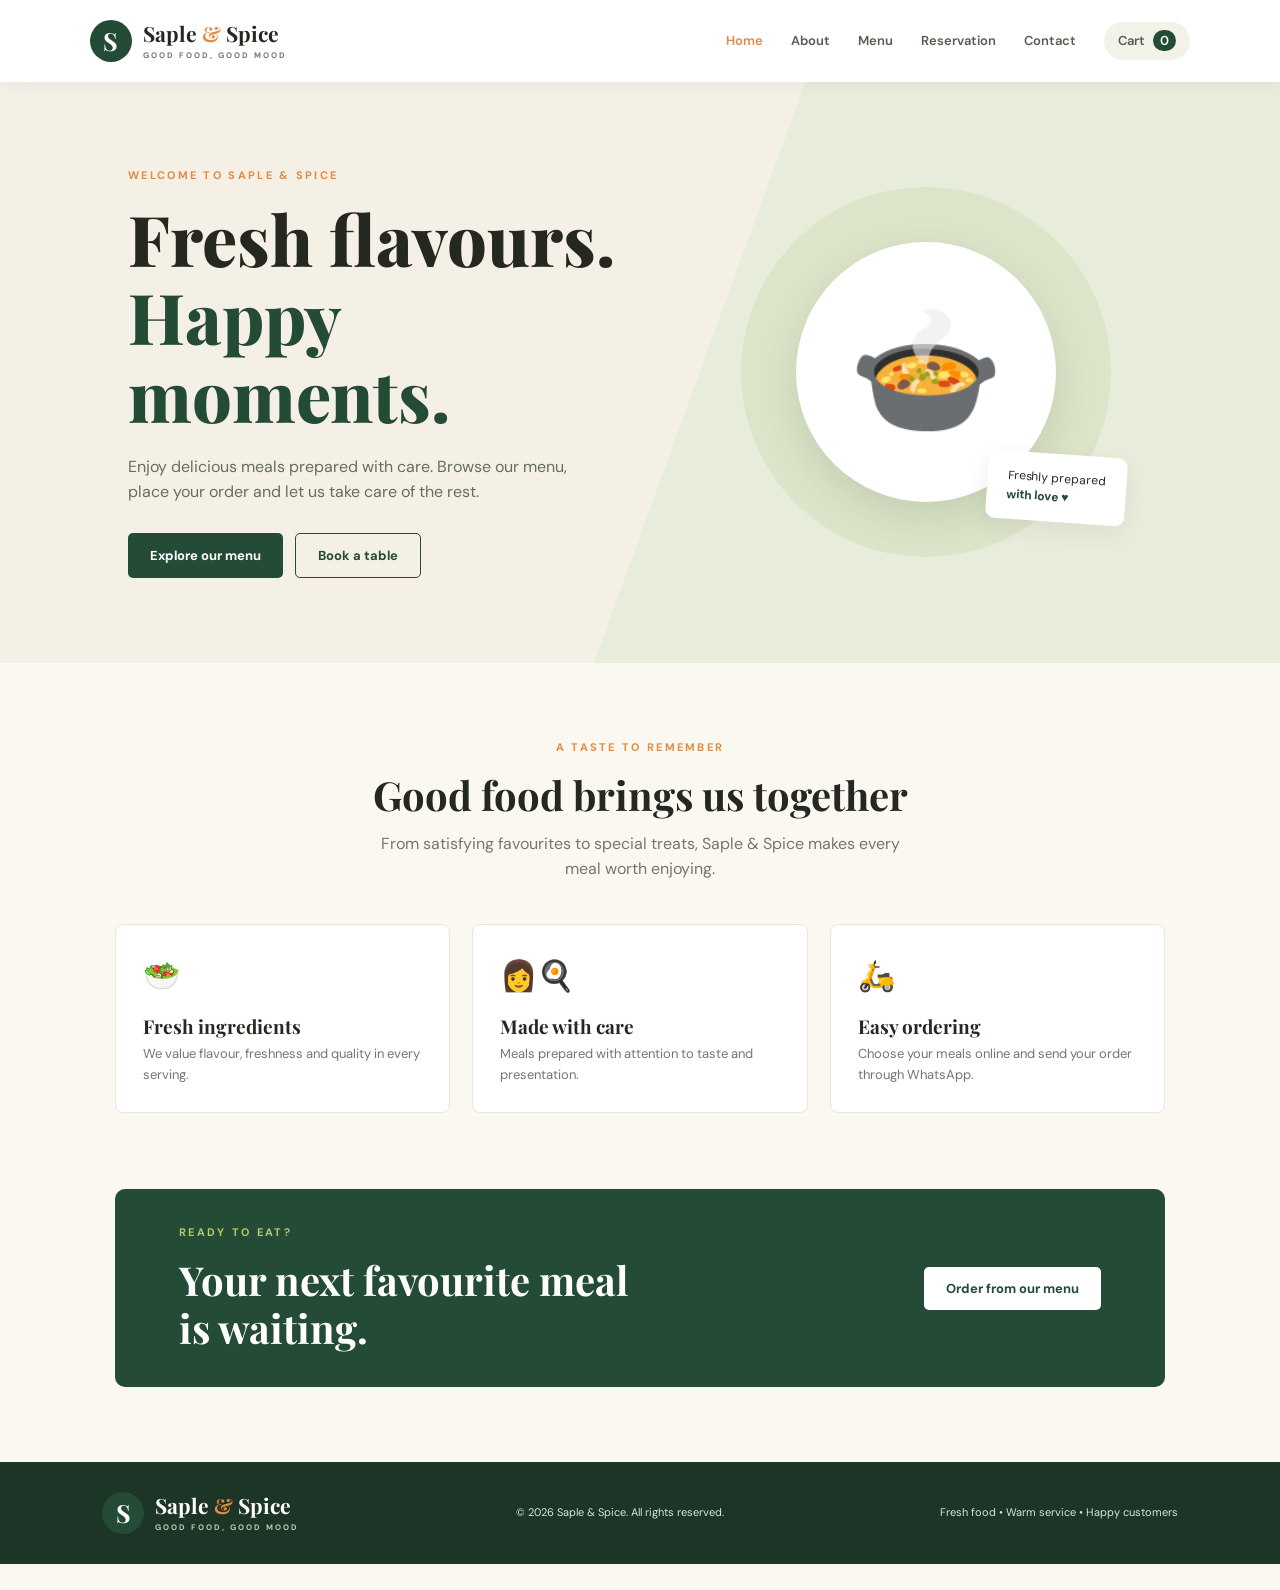
<file: index.html>
<!DOCTYPE html>
<html lang="en">
<head>
<meta charset="UTF-8"><meta name="viewport" content="width=device-width, initial-scale=1.0">
<title>Saple & Spice | Fresh Food, Delivered with Love</title>
<link rel="stylesheet" href="css/style.css">
<script defer src="js/main.js"></script>
</head>
<body>
<header class="site-header">
<a class="brand" href="index.html"><span class="brand-mark">S</span><span>Saple <b>&</b> Spice<small>GOOD FOOD, GOOD MOOD</small></span></a>
<button class="menu-toggle" aria-label="Toggle navigation">☰</button>
<nav class="nav"><a class="active" href="index.html">Home</a><a href="about.html">About</a><a href="menu.html">Menu</a><a href="reservation.html">Reservation</a><a href="contact.html">Contact</a><a class="nav-cart" href="menu.html">Cart <span id="cart-count">0</span></a></nav>
</header>
<main>
<section class="hero">
<div class="hero-content"><p class="eyebrow">WELCOME TO SAPLE & SPICE</p><h1>Fresh flavours.<br><em>Happy moments.</em></h1><p>Enjoy delicious meals prepared with care. Browse our menu, place your order and let us take care of the rest.</p><div class="hero-actions"><a class="btn" href="menu.html">Explore our menu</a><a class="btn btn-outline" href="reservation.html">Book a table</a></div></div>
<div class="hero-art"><div class="food-plate">🍲</div><div class="floating-note">Freshly prepared<br><b>with love ♥</b></div></div>
</section>
<section class="section intro"><p class="eyebrow">A TASTE TO REMEMBER</p><h2>Good food brings us together</h2><p class="muted">From satisfying favourites to special treats, Saple & Spice makes every meal worth enjoying.</p><div class="feature-grid"><article class="feature"><span>🥗</span><h3>Fresh ingredients</h3><p>We value flavour, freshness and quality in every serving.</p></article><article class="feature"><span>👩🍳</span><h3>Made with care</h3><p>Meals prepared with attention to taste and presentation.</p></article><article class="feature"><span>🛵</span><h3>Easy ordering</h3><p>Choose your meals online and send your order through WhatsApp.</p></article></div></section>
<section class="cta"><div><p class="eyebrow">READY TO EAT?</p><h2>Your next favourite meal is waiting.</h2></div><a class="btn btn-light" href="menu.html">Order from our menu</a></section>
</main>
<footer><div class="brand footer-brand"><span class="brand-mark">S</span><span>Saple <b>&</b> Spice<small>GOOD FOOD, GOOD MOOD</small></span></div><p>© <span id="year"></span> Saple & Spice. All rights reserved.</p><p>Fresh food • Warm service • Happy customers</p></footer>
</body></html>
</file>
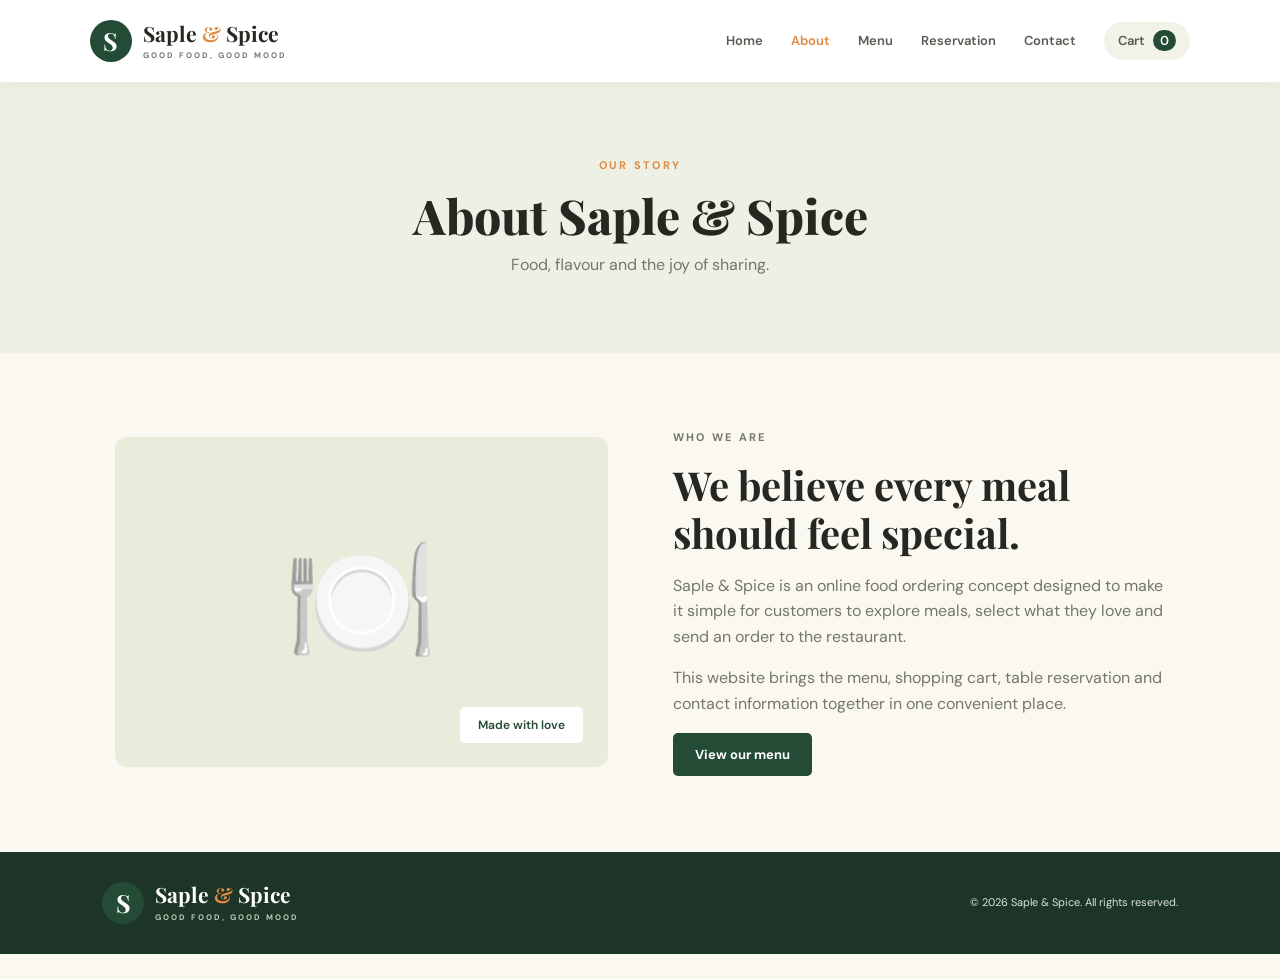
<file: about.html>
<!DOCTYPE html><html lang="en"><head><meta charset="UTF-8"><meta name="viewport" content="width=device-width, initial-scale=1.0"><title>About | Saple & Spice</title><link rel="stylesheet" href="css/style.css"><script defer src="js/main.js"></script></head><body>
<header class="site-header"><a class="brand" href="index.html"><span class="brand-mark">S</span><span>Saple <b>&</b> Spice<small>GOOD FOOD, GOOD MOOD</small></span></a><button class="menu-toggle" aria-label="Toggle navigation">☰</button><nav class="nav"><a href="index.html">Home</a><a class="active" href="about.html">About</a><a href="menu.html">Menu</a><a href="reservation.html">Reservation</a><a href="contact.html">Contact</a><a class="nav-cart" href="menu.html">Cart <span id="cart-count">0</span></a></nav></header>
<main><section class="page-banner"><p class="eyebrow">OUR STORY</p><h1>About Saple & Spice</h1><p>Food, flavour and the joy of sharing.</p></section><section class="section split"><div class="about-illustration">🍽️<span>Made with love</span></div><div><p class="eyebrow">WHO WE ARE</p><h2>We believe every meal should feel special.</h2><p>Saple & Spice is an online food ordering concept designed to make it simple for customers to explore meals, select what they love and send an order to the restaurant.</p><p>This website brings the menu, shopping cart, table reservation and contact information together in one convenient place.</p><a class="btn" href="menu.html">View our menu</a></div></section></main>
<footer><div class="brand footer-brand"><span class="brand-mark">S</span><span>Saple <b>&</b> Spice<small>GOOD FOOD, GOOD MOOD</small></span></div><p>© <span id="year"></span> Saple & Spice. All rights reserved.</p></footer></body></html>
</file>
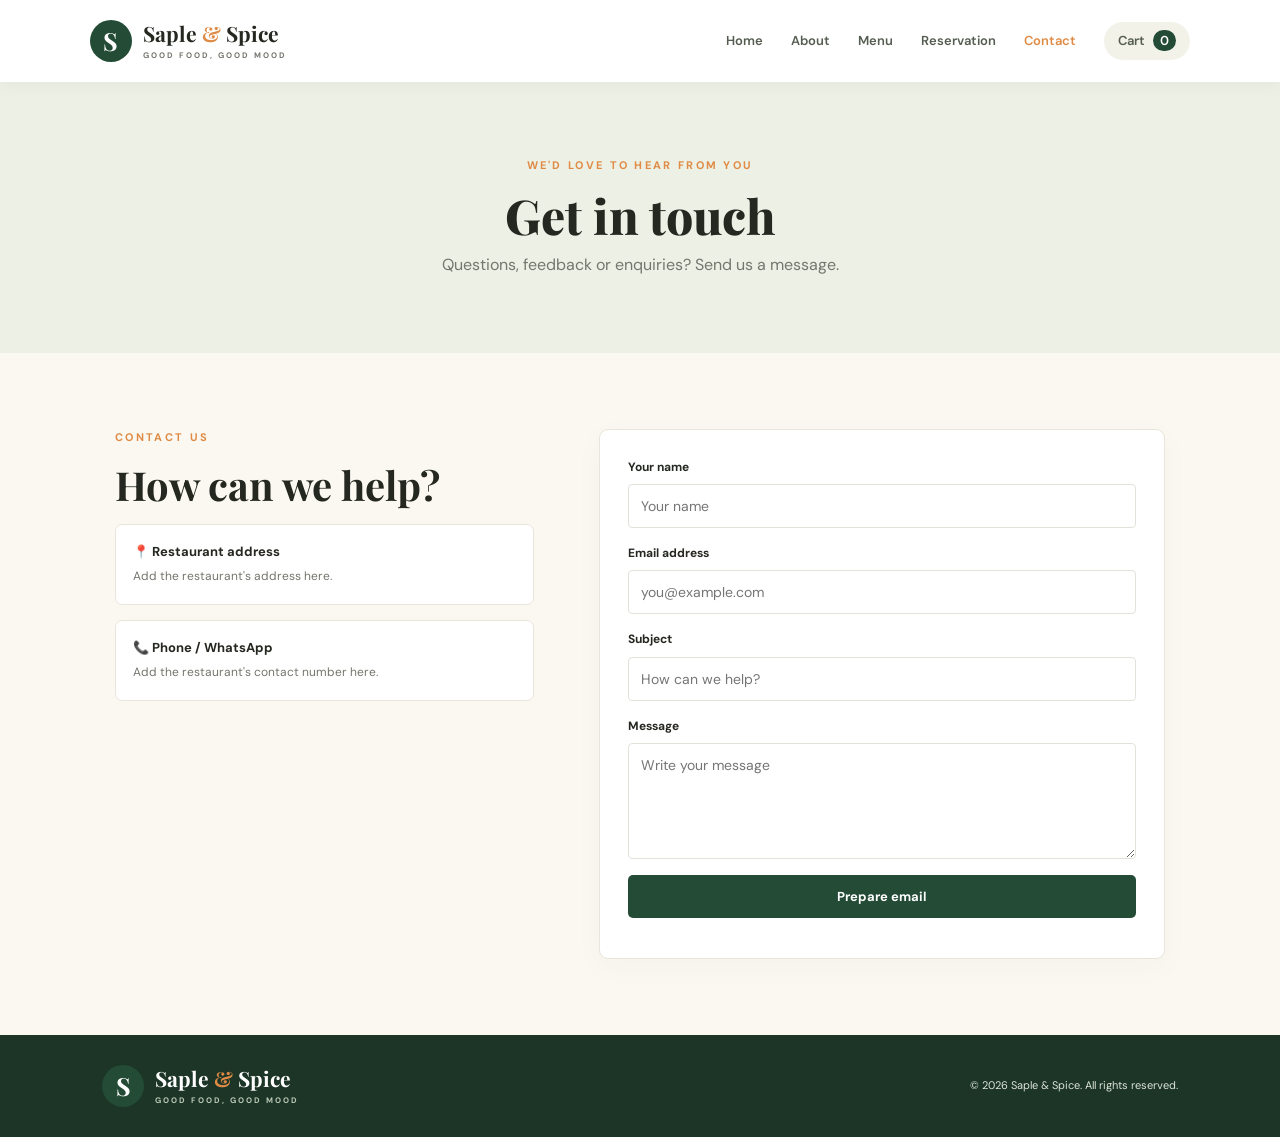
<file: contact.html>
<!DOCTYPE html>
<html lang="en">
<head>
<meta charset="UTF-8">
<meta name="viewport" content="width=device-width, initial-scale=1.0">
<title>Contact | Saple & Spice</title>
<link rel="stylesheet" href="css/style.css">
<script defer src="js/main.js"></script>
<script defer src="js/contact.js"></script>
</head>
<body>

<header class="site-header">
<a class="brand" href="index.html">
<span class="brand-mark">S</span>
<span>Saple <b>&</b> Spice
<small>GOOD FOOD, GOOD MOOD</small>
</span>
</a>

<button class="menu-toggle" aria-label="Toggle navigation">☰</button>

<nav class="nav">
<a href="index.html">Home</a>
<a href="about.html">About</a>
<a href="menu.html">Menu</a>
<a href="reservation.html">Reservation</a>
<a class="active" href="contact.html">Contact</a>
<a class="nav-cart" href="menu.html#cart">
Cart <span id="cart-count">0</span>
</a>
</nav>
</header>

<main>
<section class="page-banner">
<p class="eyebrow">WE'D LOVE TO HEAR FROM YOU</p>
<h1>Get in touch</h1>
<p>Questions, feedback or enquiries? Send us a message.</p>
</section>

<section class="section form-layout">
<div>
<p class="eyebrow">CONTACT US</p>
<h2>How can we help?</h2>

<div class="contact-card">
📍 <b>Restaurant address</b>
<p>Add the restaurant's address here.</p>
</div>

<div class="contact-card">
📞 <b>Phone / WhatsApp</b>
<p>Add the restaurant's contact number here.</p>
</div>
</div>

<form id="contact-form" class="form-card">
<label>
Your name
<input name="name" required placeholder="Your name">
</label>

<label>
Email address
<input name="email" type="email" required placeholder="you@example.com">
</label>

<label>
Subject
<input name="subject" required placeholder="How can we help?">
</label>

<label>
Message
<textarea name="message" rows="5" required placeholder="Write your message"></textarea>
</label>

<button class="btn full" type="submit">Prepare email</button>

<p id="contact-status" class="form-status" aria-live="polite"></p>
</form>
</section>
</main>

<footer>
<div class="brand footer-brand">
<span class="brand-mark">S</span>
<span>Saple <b>&</b> Spice
<small>GOOD FOOD, GOOD MOOD</small>
</span>
</div>

<p>© <span id="year"></span> Saple & Spice. All rights reserved.</p>
</footer>

</body>
</html>
</file>
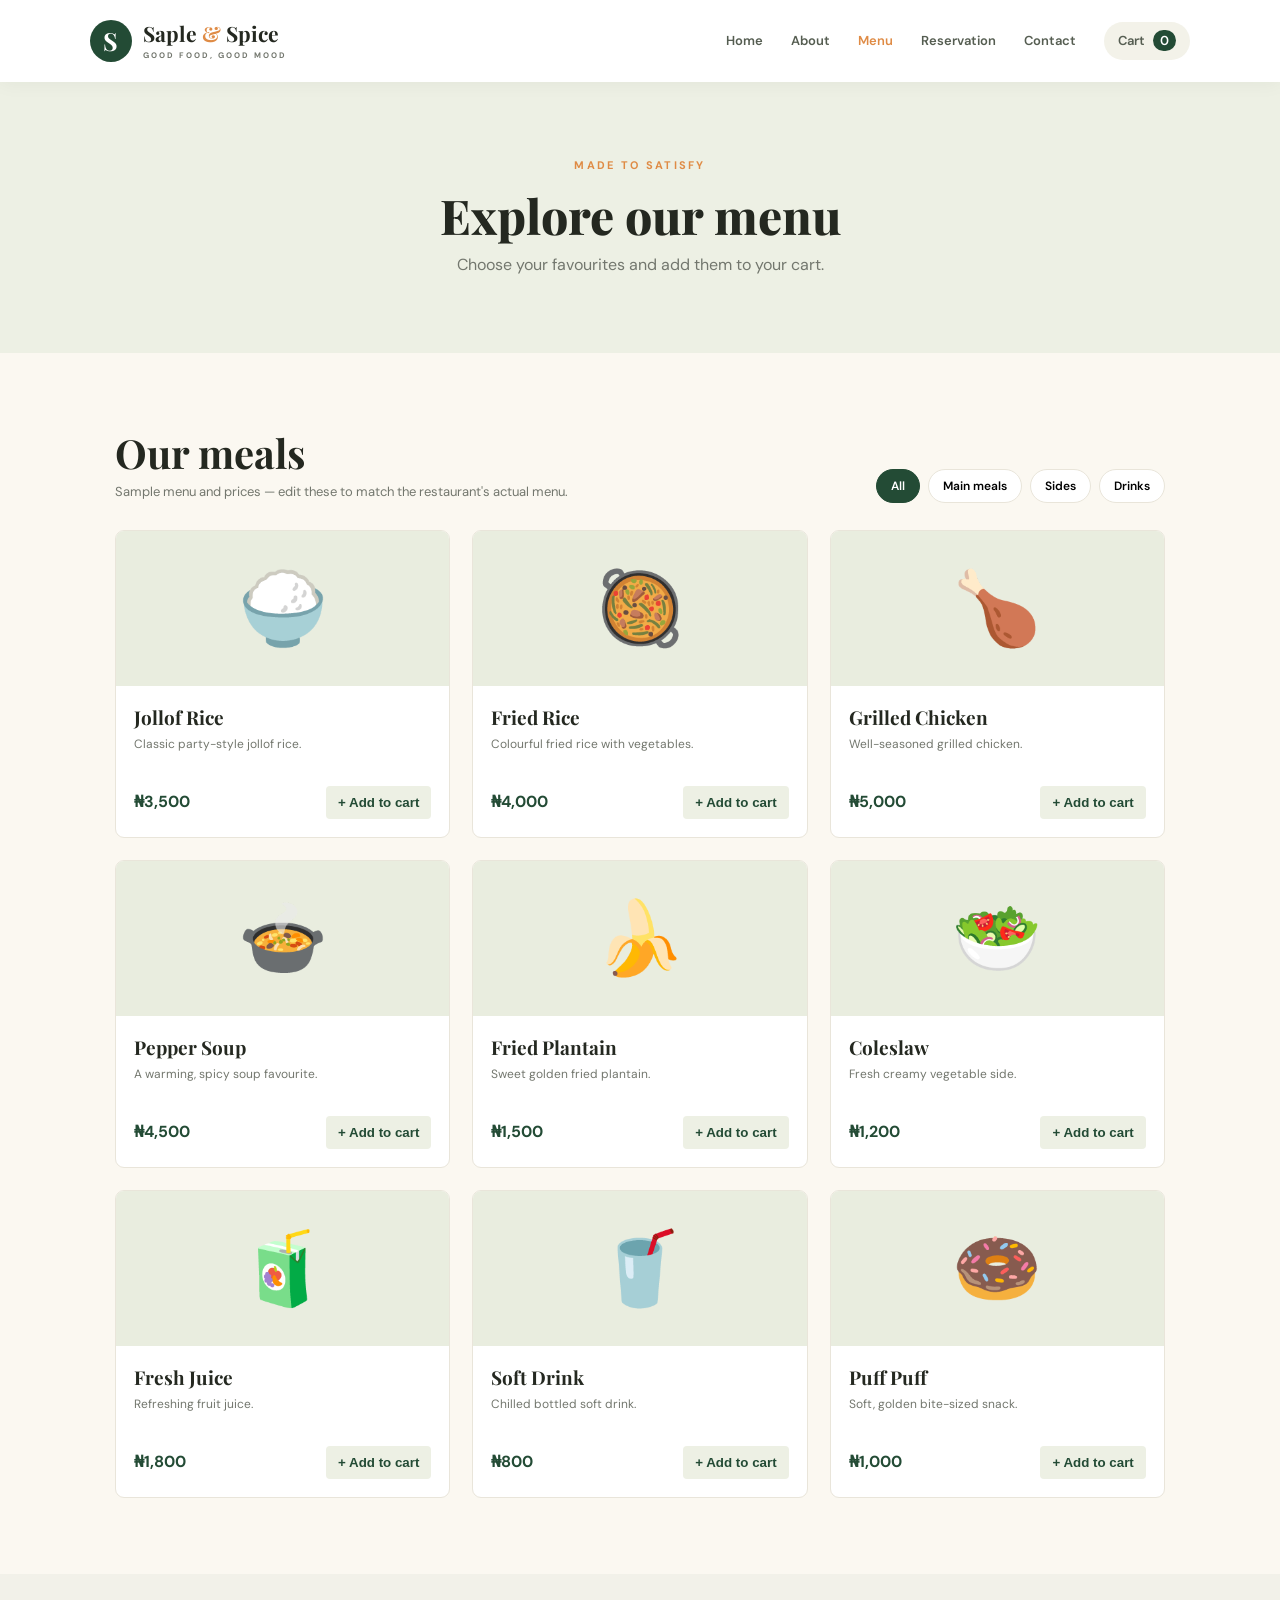
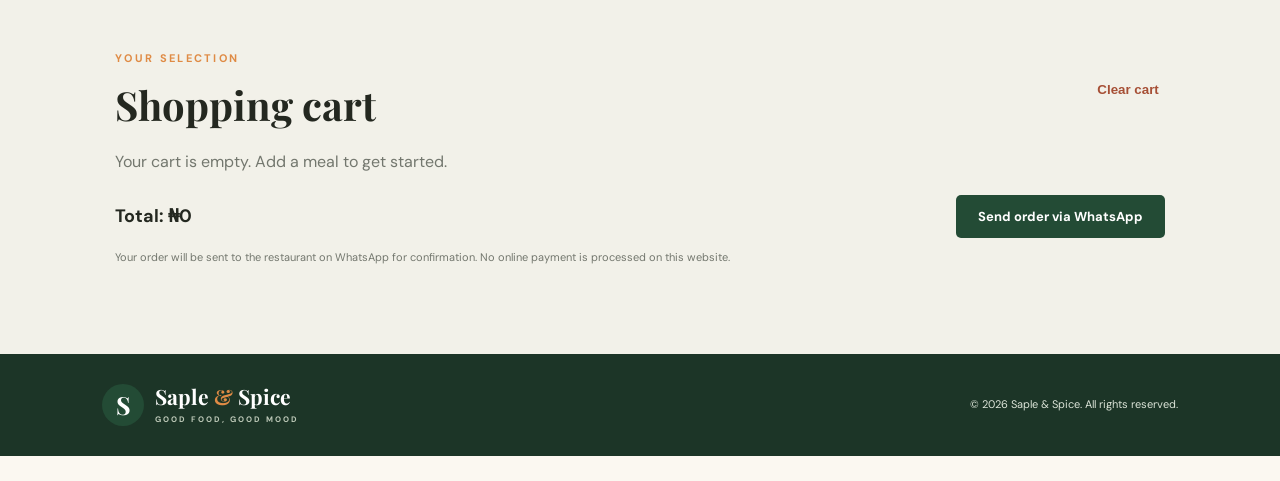
<file: menu.html>
<!DOCTYPE html><html lang="en"><head><meta charset="UTF-8"><meta name="viewport" content="width=device-width, initial-scale=1.0"><title>Menu | Saple & Spice</title><link rel="stylesheet" href="css/style.css"><script defer src="js/main.js"></script><script defer src="js/menu.js"></script></head><body>
<header class="site-header"><a class="brand" href="index.html"><span class="brand-mark">S</span><span>Saple <b>&</b> Spice<small>GOOD FOOD, GOOD MOOD</small></span></a><button class="menu-toggle" aria-label="Toggle navigation">☰</button><nav class="nav"><a href="index.html">Home</a><a href="about.html">About</a><a class="active" href="menu.html">Menu</a><a href="reservation.html">Reservation</a><a href="contact.html">Contact</a><a class="nav-cart" href="#cart">Cart <span id="cart-count">0</span></a></nav></header>
<main><section class="page-banner"><p class="eyebrow">MADE TO SATISFY</p><h1>Explore our menu</h1><p>Choose your favourites and add them to your cart.</p></section>
<section class="section"><div class="menu-toolbar"><div><h2>Our meals</h2><p class="muted">Sample menu and prices — edit these to match the restaurant's actual menu.</p></div><div class="filters"><button class="filter active" data-filter="All">All</button><button class="filter" data-filter="Main">Main meals</button><button class="filter" data-filter="Sides">Sides</button><button class="filter" data-filter="Drinks">Drinks</button></div></div><div id="menu-grid" class="menu-grid"></div></section>
<section class="section cart-section" id="cart"><div class="cart-heading"><div><p class="eyebrow">YOUR SELECTION</p><h2>Shopping cart</h2></div><button class="text-button" id="clear-cart">Clear cart</button></div><div id="cart-items" class="cart-items"><p class="muted">Your cart is empty. Add a meal to get started.</p></div><div class="cart-bottom"><strong>Total: <span id="cart-total">₦0</span></strong><button class="btn" id="send-order">Send order via WhatsApp</button></div><p class="small-note">Your order will be sent to the restaurant on WhatsApp for confirmation. No online payment is processed on this website.</p></section></main>
<footer><div class="brand footer-brand"><span class="brand-mark">S</span><span>Saple <b>&</b> Spice<small>GOOD FOOD, GOOD MOOD</small></span></div><p>© <span id="year"></span> Saple & Spice. All rights reserved.</p></footer></body></html>
</file>
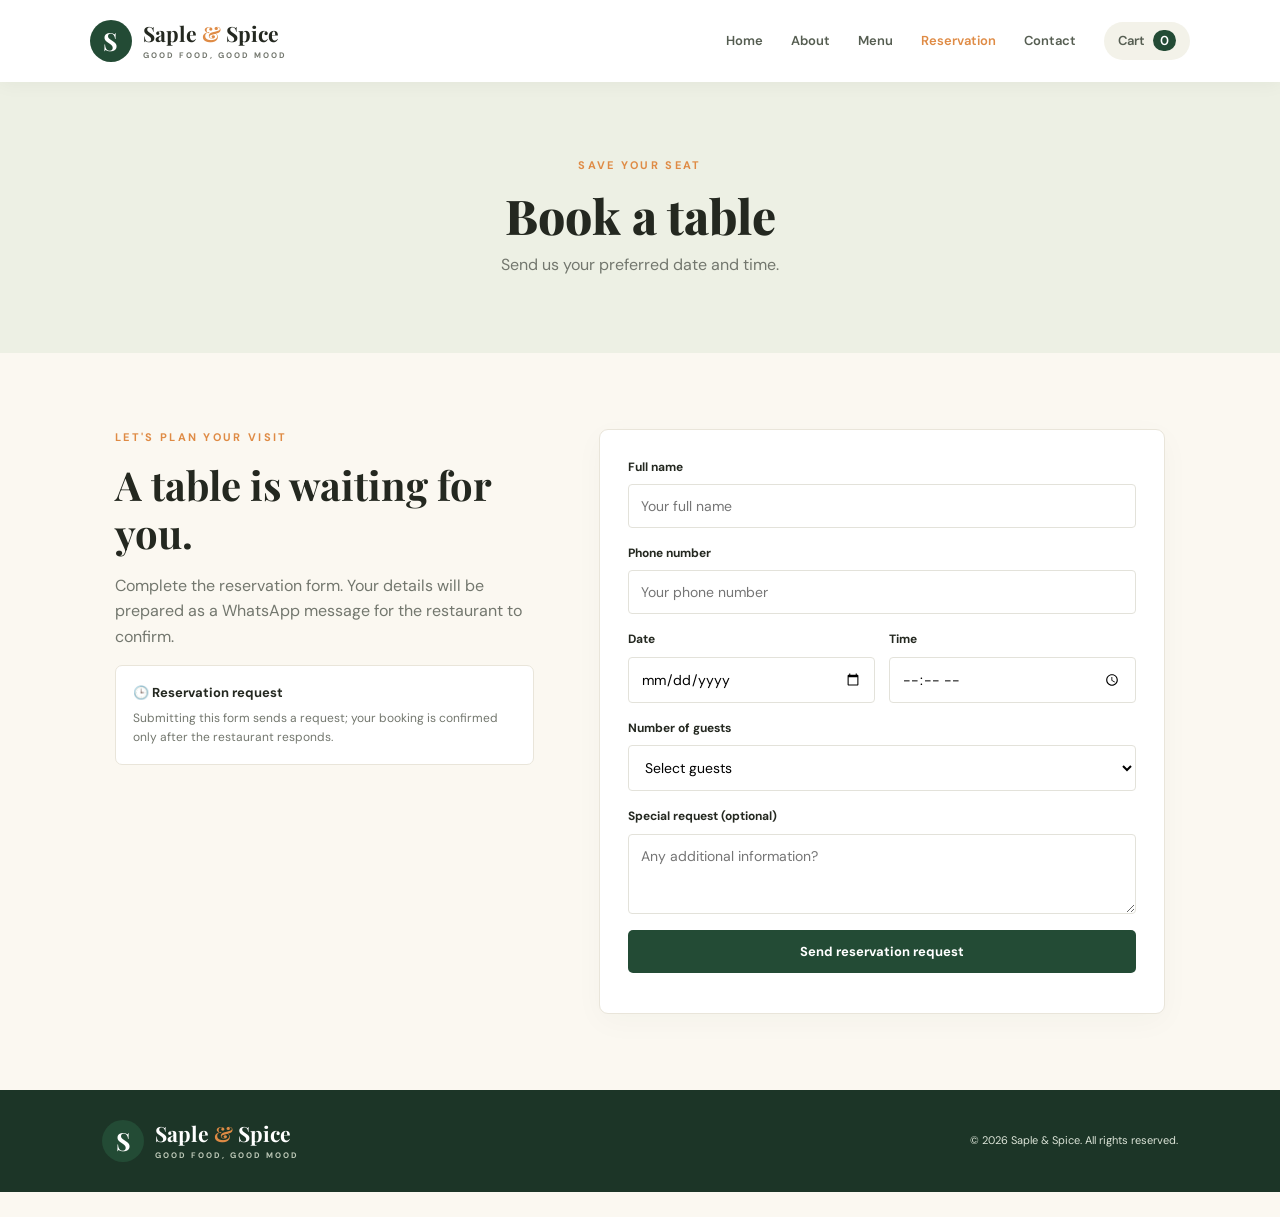
<file: reservation.html>
<!DOCTYPE html><html lang="en"><head><meta charset="UTF-8"><meta name="viewport" content="width=device-width, initial-scale=1.0"><title>Reservation | Saple & Spice</title><link rel="stylesheet" href="css/style.css"><script defer src="js/main.js"></script><script defer src="js/reservation.js"></script></head><body>
<header class="site-header"><a class="brand" href="index.html"><span class="brand-mark">S</span><span>Saple <b>&</b> Spice<small>GOOD FOOD, GOOD MOOD</small></span></a><button class="menu-toggle" aria-label="Toggle navigation">☰</button><nav class="nav"><a href="index.html">Home</a><a href="about.html">About</a><a href="menu.html">Menu</a><a class="active" href="reservation.html">Reservation</a><a href="contact.html">Contact</a><a class="nav-cart" href="menu.html#cart">Cart <span id="cart-count">0</span></a></nav></header>
<main><section class="page-banner"><p class="eyebrow">SAVE YOUR SEAT</p><h1>Book a table</h1><p>Send us your preferred date and time.</p></section><section class="section form-layout"><div><p class="eyebrow">LET'S PLAN YOUR VISIT</p><h2>A table is waiting for you.</h2><p class="muted">Complete the reservation form. Your details will be prepared as a WhatsApp message for the restaurant to confirm.</p><div class="contact-card">🕒 <b>Reservation request</b><p>Submitting this form sends a request; your booking is confirmed only after the restaurant responds.</p></div></div><form id="reservation-form" class="form-card"><label>Full name<input name="name" required placeholder="Your full name"></label><label>Phone number<input name="phone" type="tel" required placeholder="Your phone number"></label><div class="form-row"><label>Date<input name="date" id="reservation-date" type="date" required></label><label>Time<input name="time" type="time" required></label></div><label>Number of guests<select name="guests" required><option value="">Select guests</option><option>1</option><option>2</option><option>3</option><option>4</option><option>5</option><option>6</option><option>7</option><option>8</option><option>9+</option></select></label><label>Special request (optional)<textarea name="request" rows="3" placeholder="Any additional information?"></textarea></label><button class="btn full" type="submit">Send reservation request</button><p id="reservation-status" class="form-status" aria-live="polite"></p></form></section></main><footer><div class="brand footer-brand"><span class="brand-mark">S</span><span>Saple <b>&</b> Spice<small>GOOD FOOD, GOOD MOOD</small></span></div><p>© <span id="year"></span> Saple & Spice. All rights reserved.</p></footer></body></html>
</file>
<file: css/style.css>
@import url('https://fonts.googleapis.com/css2?family=DM+Sans:wght@400;500;600;700&family=Playfair+Display:wght@600;700;800&display=swap');
:root{--green:#234b35;--lime:#b7c96b;--orange:#df8b45;--cream:#fbf8f1;--ink:#242820;--muted:#73776e;--white:#fff;--line:#e9e5da}*{box-sizing:border-box}html{scroll-behavior:smooth}body{margin:0;background:var(--cream);color:var(--ink);font-family:'DM Sans',Arial,sans-serif;line-height:1.6}a{text-decoration:none;color:inherit}.site-header{height:82px;padding:0 7%;display:flex;align-items:center;justify-content:space-between;background:#fff;position:sticky;top:0;z-index:10;box-shadow:0 2px 18px #1825160c}.brand{display:flex;align-items:center;gap:11px;font-family:'Playfair Display',serif;font-size:21px;font-weight:700;line-height:1.1}.brand b{color:var(--orange)}.brand small{display:block;font:700 8px 'DM Sans',sans-serif;letter-spacing:2px;color:var(--muted);margin-top:5px}.brand-mark{width:42px;height:42px;border-radius:50%;display:grid;place-items:center;background:var(--green);color:#fff;font-size:25px}.nav{display:flex;align-items:center;gap:28px;font-size:13px;font-weight:600}.nav a{color:#555d51}.nav a:hover,.nav a.active{color:var(--orange)}.nav-cart{background:#f3f2e9;padding:9px 14px;border-radius:30px}.nav-cart span{background:var(--green);color:#fff;padding:2px 7px;border-radius:20px;margin-left:5px}.menu-toggle{display:none;border:0;background:none;font-size:25px}.hero{min-height:570px;padding:85px 10%;display:flex;align-items:center;justify-content:space-between;background:linear-gradient(110deg,#f5f0e5 0%,#f5f0e5 54%,#e8eddb 54%)}.hero-content{max-width:540px}.eyebrow{font-size:11px;font-weight:700;letter-spacing:2.3px;color:var(--orange);margin:0 0 14px}.hero h1,.page-banner h1{font:800 clamp(42px,6vw,70px)/1.12 'Playfair Display',serif;margin:0 0 20px}.hero h1 em{color:var(--green);font-style:normal}.hero-content>p:not(.eyebrow){max-width:470px;color:#666d61}.hero-actions{display:flex;gap:12px;margin-top:28px}.btn{display:inline-flex;align-items:center;justify-content:center;border:0;border-radius:5px;padding:13px 22px;background:var(--green);color:#fff;font:700 13px 'DM Sans',sans-serif;cursor:pointer;transition:.2s}.btn:hover{background:#173825;transform:translateY(-1px)}.btn-outline{background:transparent;border:1px solid var(--green);color:var(--green)}.btn-light{background:#fff;color:var(--green)}.hero-art{width:370px;height:370px;border-radius:50%;background:#dce5c9;display:grid;place-items:center;position:relative;margin-right:4%}.food-plate{width:260px;height:260px;border-radius:50%;background:#fff;display:grid;place-items:center;font-size:125px;box-shadow:0 15px 40px #30452b25}.floating-note{position:absolute;right:-15px;bottom:35px;background:#fff;padding:15px 20px;border-radius:9px;font-size:12px;box-shadow:0 8px 25px #0001;transform:rotate(4deg)}.floating-note b{color:var(--green)}.section{padding:76px 9%;}.intro{text-align:center}.section h2,.cta h2,.form-layout h2{font:700 clamp(28px,3.6vw,40px)/1.2 'Playfair Display',serif;margin:0 0 12px}.muted{color:var(--muted)}.intro>.muted{max-width:550px;margin:0 auto}.feature-grid{display:grid;grid-template-columns:repeat(3,1fr);gap:22px;margin-top:42px;text-align:left}.feature{padding:27px;background:#fff;border:1px solid var(--line);border-radius:8px}.feature span{font-size:30px}.feature h3{font:700 19px 'Playfair Display',serif;margin:13px 0 5px}.feature p{font-size:13px;color:var(--muted);margin:0}.cta{margin:0 9% 75px;background:var(--green);border-radius:10px;padding:35px 5%;color:#fff;display:flex;align-items:center;justify-content:space-between}.cta .eyebrow{color:var(--lime)}.cta h2{max-width:480px;margin:0}.page-banner{text-align:center;padding:75px 20px;background:#edf0e4}.page-banner h1{font-size:48px;margin-bottom:10px}.page-banner p:last-child{color:var(--muted);margin:0}.split{display:grid;grid-template-columns:1fr 1fr;gap:65px;align-items:center}.split p{color:var(--muted)}.about-illustration{height:330px;border-radius:12px;background:#e8eddb;display:grid;place-items:center;font-size:125px;position:relative}.about-illustration span{position:absolute;bottom:24px;right:25px;background:#fff;padding:10px 18px;border-radius:5px;font:600 12px 'DM Sans',sans-serif;color:var(--green)}.menu-toolbar{display:flex;align-items:end;justify-content:space-between;gap:20px;margin-bottom:27px}.menu-toolbar h2{margin:0}.menu-toolbar p{margin:5px 0 0;font-size:13px}.filters{display:flex;gap:8px;flex-wrap:wrap}.filter{border:1px solid var(--line);background:#fff;padding:8px 14px;border-radius:30px;cursor:pointer;font:600 12px 'DM Sans',sans-serif}.filter.active,.filter:hover{background:var(--green);color:#fff;border-color:var(--green)}.menu-grid{display:grid;grid-template-columns:repeat(3,1fr);gap:22px}.food-card{background:#fff;border:1px solid var(--line);border-radius:9px;overflow:hidden}.food-image{height:155px;display:grid;place-items:center;background:#e9eddf;font-size:72px}.food-info{padding:18px}.food-info h3{font:700 19px 'Playfair Display',serif;margin:0 0 5px}.food-info p{font-size:12px;color:var(--muted);min-height:38px;margin:0 0 13px}.food-bottom{display:flex;align-items:center;justify-content:space-between}.price{font-weight:700;color:var(--green)}.add-btn{border:0;background:#edf0e4;color:var(--green);padding:9px 12px;border-radius:4px;font-weight:700;cursor:pointer}.cart-section{background:#f2f1e9}.cart-heading{display:flex;justify-content:space-between;align-items:center}.cart-heading h2{margin:0}.text-button{border:0;background:none;color:#a64f35;font-weight:700;cursor:pointer}.cart-items{margin:20px 0}.cart-row{display:flex;align-items:center;justify-content:space-between;padding:14px 0;border-bottom:1px solid #ddd}.cart-row small{display:block;color:var(--muted)}.quantity{display:flex;align-items:center;gap:10px}.quantity button{width:27px;height:27px;border:0;border-radius:50%;background:#fff;cursor:pointer}.cart-bottom{display:flex;align-items:center;justify-content:space-between}.cart-bottom strong{font-size:18px}.small-note{font-size:11px;color:var(--muted)}.form-layout{display:grid;grid-template-columns:.85fr 1.15fr;gap:65px;align-items:start}.form-layout>div>p:not(.eyebrow){color:var(--muted)}.form-card{background:#fff;padding:28px;border:1px solid var(--line);border-radius:9px;box-shadow:0 8px 30px #233a1c08}.form-card label{display:block;font-size:12px;font-weight:700;margin-bottom:16px}.form-card input,.form-card select,.form-card textarea{display:block;width:100%;margin-top:7px;padding:12px;border:1px solid #e3e2da;border-radius:4px;background:#fff;font:14px 'DM Sans',sans-serif;outline:none}.form-card input:focus,.form-card textarea:focus,.form-card select:focus{border-color:var(--green)}.form-row{display:grid;grid-template-columns:1fr 1fr;gap:14px}.full{width:100%}.form-status{font-size:12px;color:var(--green);margin-bottom:0}.contact-card{padding:17px;background:#fff;border:1px solid var(--line);border-radius:7px;margin-top:15px;font-size:13px}.contact-card p{margin:5px 0 0;color:var(--muted);font-size:12px}footer{padding:30px 8%;background:#1c3527;color:#dce4d8;display:flex;justify-content:space-between;align-items:center;gap:20px;font-size:11px}footer p{margin:0}.footer-brand{color:#fff}.footer-brand small{color:#bdc9b8}
@media(max-width:850px){.site-header{padding:0 5%}.menu-toggle{display:block}.nav{display:none;position:absolute;top:82px;left:0;right:0;background:#fff;padding:20px 6%;flex-direction:column;align-items:flex-start;gap:17px;box-shadow:0 10px 15px #0001}.nav.open{display:flex}.hero{padding:65px 7%;min-height:500px}.hero-art{width:280px;height:280px;margin:0}.food-plate{width:200px;height:200px;font-size:95px}.feature-grid,.menu-grid{grid-template-columns:repeat(2,1fr)}.form-layout{gap:30px}.section{padding:60px 7%}}
@media(max-width:600px){.hero{display:block;padding:60px 7%}.hero-art{width:230px;height:230px;margin:45px auto 0}.food-plate{width:165px;height:165px;font-size:80px}.hero h1{font-size:48px}.feature-grid,.menu-grid,.split,.form-layout{grid-template-columns:1fr}.feature-grid{gap:13px}.cta{margin:0 5% 50px;display:block}.cta .btn{margin-top:20px}.menu-toolbar{display:block}.filters{margin-top:18px}.page-banner h1{font-size:39px}.section{padding:48px 6%}.form-card{padding:20px}.form-row{grid-template-columns:1fr}.cart-bottom{align-items:flex-start;gap:15px;flex-direction:column}footer{flex-direction:column;text-align:center}.about-illustration{height:240px}}
</file>
